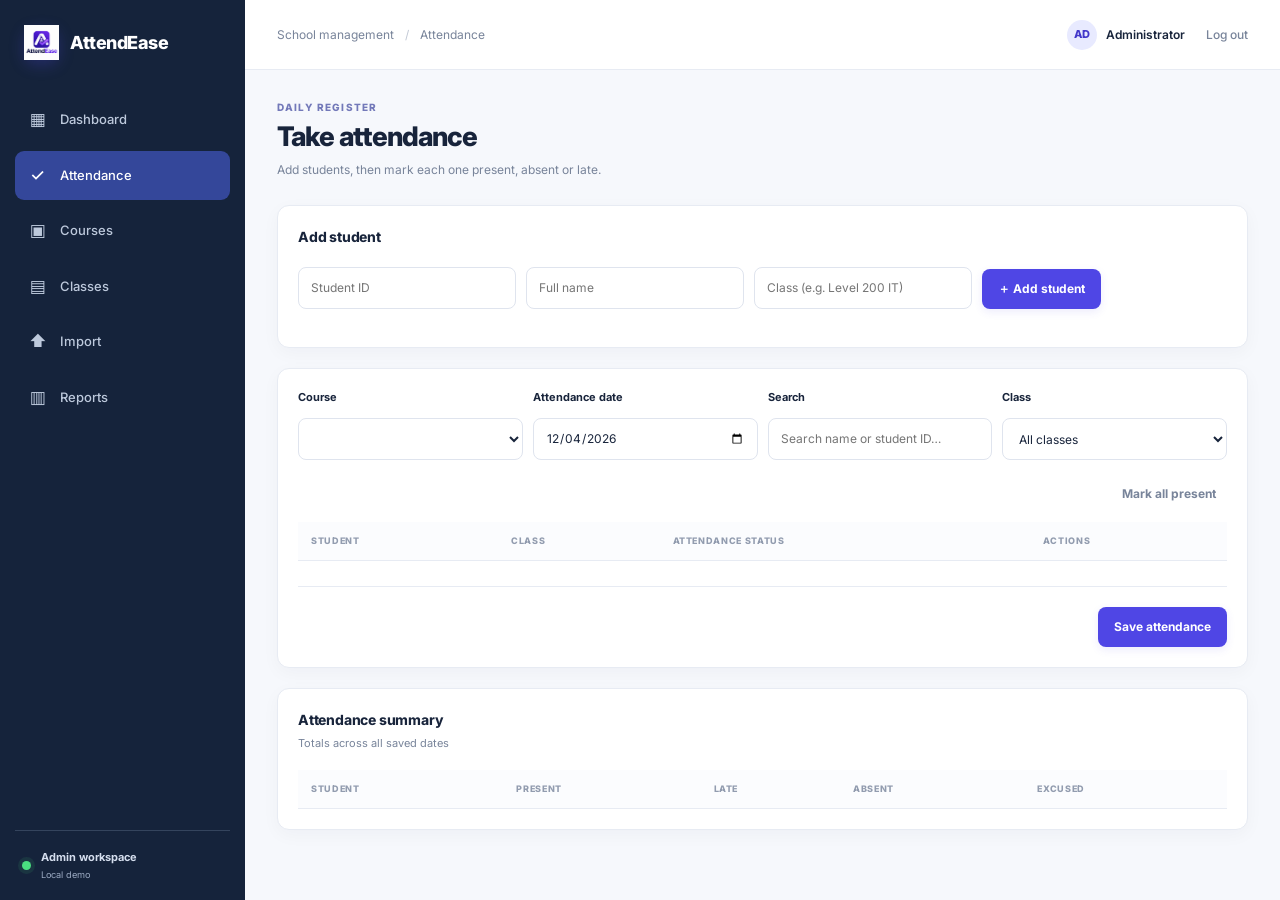
<file: index.html>
<!DOCTYPE html>
<html lang="en">
<head>
    <meta charset="UTF-8">
    <meta name="viewport" content="width=device-width, initial-scale=1.0">
    <title>Attendance · AttendEase</title>
    <link rel="stylesheet" href="css/style.css">
</head>
<body data-page="attendance" data-title="Attendance">
<div class="app-shell">
    <main class="main-area">
        <div class="content">
            <div class="page-heading">
                <div>
                    <p class="eyebrow">DAILY REGISTER</p>
                    <h1>Take attendance</h1>
                    <p class="muted">Add students, then mark each one present, absent or late.</p>
                </div>
            </div>

            <section class="panel stack">
                <h2 class="section-title">Add student</h2>
                <form id="student-form" class="filters">
                    <input class="input" type="text" id="student-number" placeholder="Student ID" required>
                    <input class="input" type="text" id="full-name" placeholder="Full name" required>
                   <input class="input" type="text" id="class-name" list="class-suggestions" placeholder="Class (e.g. Level 200 IT)">
<datalist id="class-suggestions"></datalist>
   
                    <button class="btn btn-primary" type="submit">＋ Add student</button>
                </form>
            </section>

            <section class="panel stack">
                <div class="filters">
                    <div class="filter-field">
    <label for="course-filter">Course</label>
    <select class="input" id="course-filter"></select>
</div>
                    <div class="filter-field">
                        <label for="date">Attendance date</label>
                        <input class="input" type="date" id="date">
                    </div>
                    <div class="filter-field">
                        <label for="search">Search</label>
                        <input class="input" type="text" id="search" placeholder="Search name or student ID…">
                    </div>
                    <div class="filter-field">
    <label for="class-filter">Class</label>
    <select class="input" id="class-filter">
        <option value="0">All classes</option>
    </select>
</div>
                </div>

                <div class="attendance-toolbar">
                    <span class="muted" id="count"></span>
                    <button class="btn btn-ghost btn-small" id="mark-all" type="button">Mark all present</button>
                </div>

                <div class="table-wrap">
                    <table>
                        <thead>
                           <tr><th>STUDENT</th><th>CLASS</th><th>ATTENDANCE STATUS</th><th>ACTIONS</th></tr>
                        <tbody id="attendance-body"></tbody>
                    </table>
                </div>

                <div class="form-actions">
                    <span id="message"></span>
                    <button class="btn btn-primary" id="save-btn" type="button">Save attendance</button>
                </div>
            </section>

            <section class="panel">
                <div class="panel-heading">
                    <div>
                        <h2>Attendance summary</h2>
                        <p class="muted">Totals across all saved dates</p>
                    </div>
                </div>
                <div class="table-wrap">
                    <table>
                        <thead>
                            <tr><th>STUDENT</th><th>PRESENT</th><th>LATE</th><th>ABSENT</th><th>EXCUSED</th></tr>
                        </thead>
                        <tbody id="summary-body"></tbody>
                    </table>
                </div>
            </section>
        </div>
    </main>
</div>

<script src="js/layout.js"></script>
<script src="js/app.js"></script>
</body>
</html>
</file>
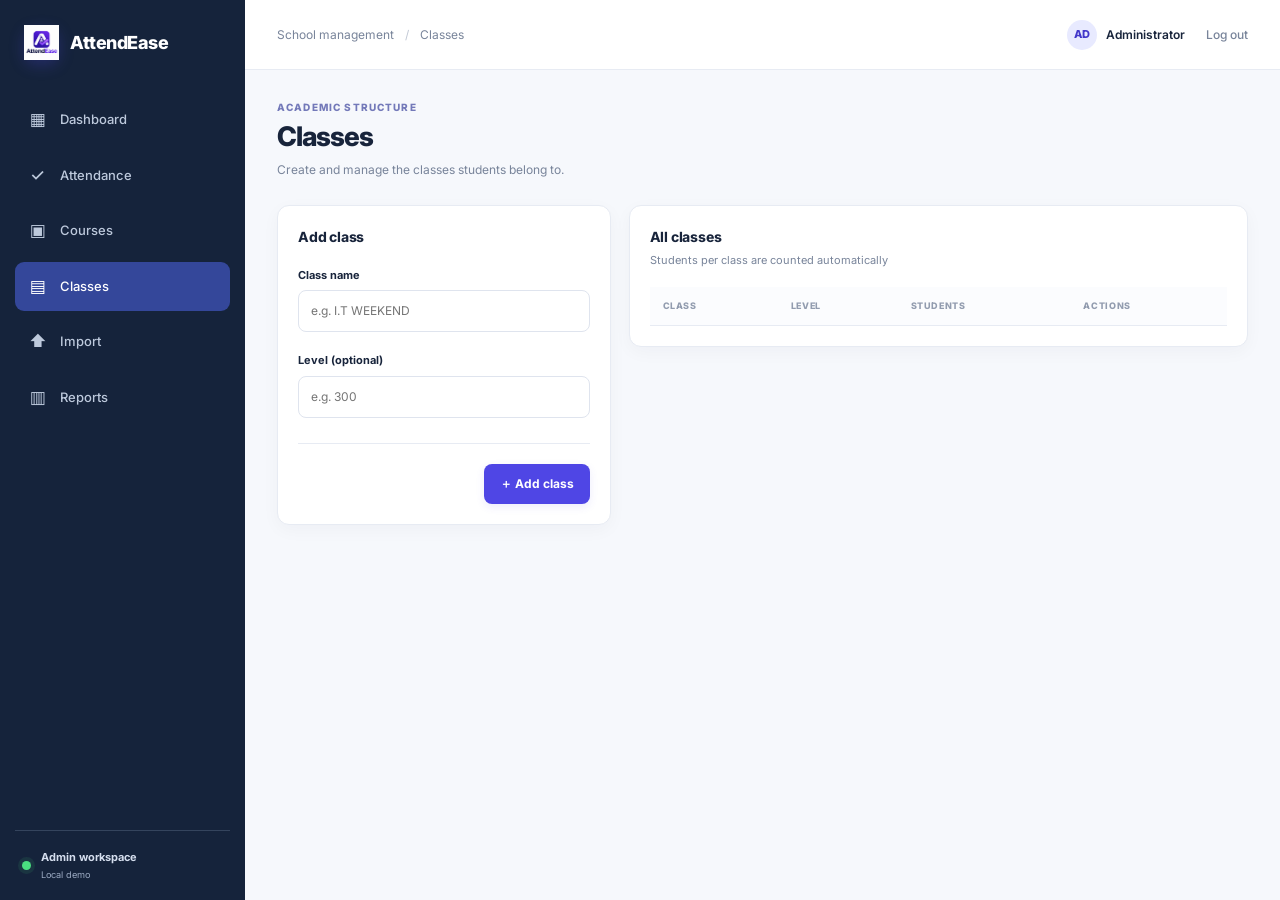
<file: classes.html>
<!DOCTYPE html>
<html lang="en">
<head>
    <meta charset="UTF-8">
    <meta name="viewport" content="width=device-width, initial-scale=1.0">
    <title>Classes · AttendEase</title>
    <link rel="stylesheet" href="css/style.css">
</head>
<body data-page="classes" data-title="Classes">
<div class="app-shell">
    <main class="main-area">
        <div class="content">
            <div class="page-heading">
                <div>
                    <p class="eyebrow">ACADEMIC STRUCTURE</p>
                    <h1>Classes</h1>
                    <p class="muted">Create and manage the classes students belong to.</p>
                </div>
            </div>

            <div id="message" hidden></div>

            <div class="two-column">
                <section class="panel form-panel">
                    <h2 class="section-title">Add class</h2>
                    <form id="class-form">
                        <div class="stack">
                            <label for="class-name">Class name</label>
                            <input class="input" id="class-name" required placeholder="e.g. I.T WEEKEND">
                        </div>
                        <div class="stack">
                            <label for="level">Level (optional)</label>
                            <input class="input" id="level" placeholder="e.g. 300">
                        </div>
                        <div class="form-actions">
                            <button class="btn btn-primary" type="submit">＋ Add class</button>
                        </div>
                    </form>
                </section>

                <section class="panel">
                    <div class="panel-heading">
                        <div>
                            <h2>All classes</h2>
                            <p class="muted">Students per class are counted automatically</p>
                        </div>
                    </div>
                    <div class="table-wrap">
                        <table>
                            <thead>
                                <tr><th>CLASS</th><th>LEVEL</th><th>STUDENTS</th><th>ACTIONS</th></tr>
                            </thead>
                            <tbody id="class-body"></tbody>
                        </table>
                    </div>
                </section>
            </div>
        </div>
    </main>
</div>

<script src="js/layout.js"></script>
<script src="js/classes.js"></script>
</body>
</html>
</file>
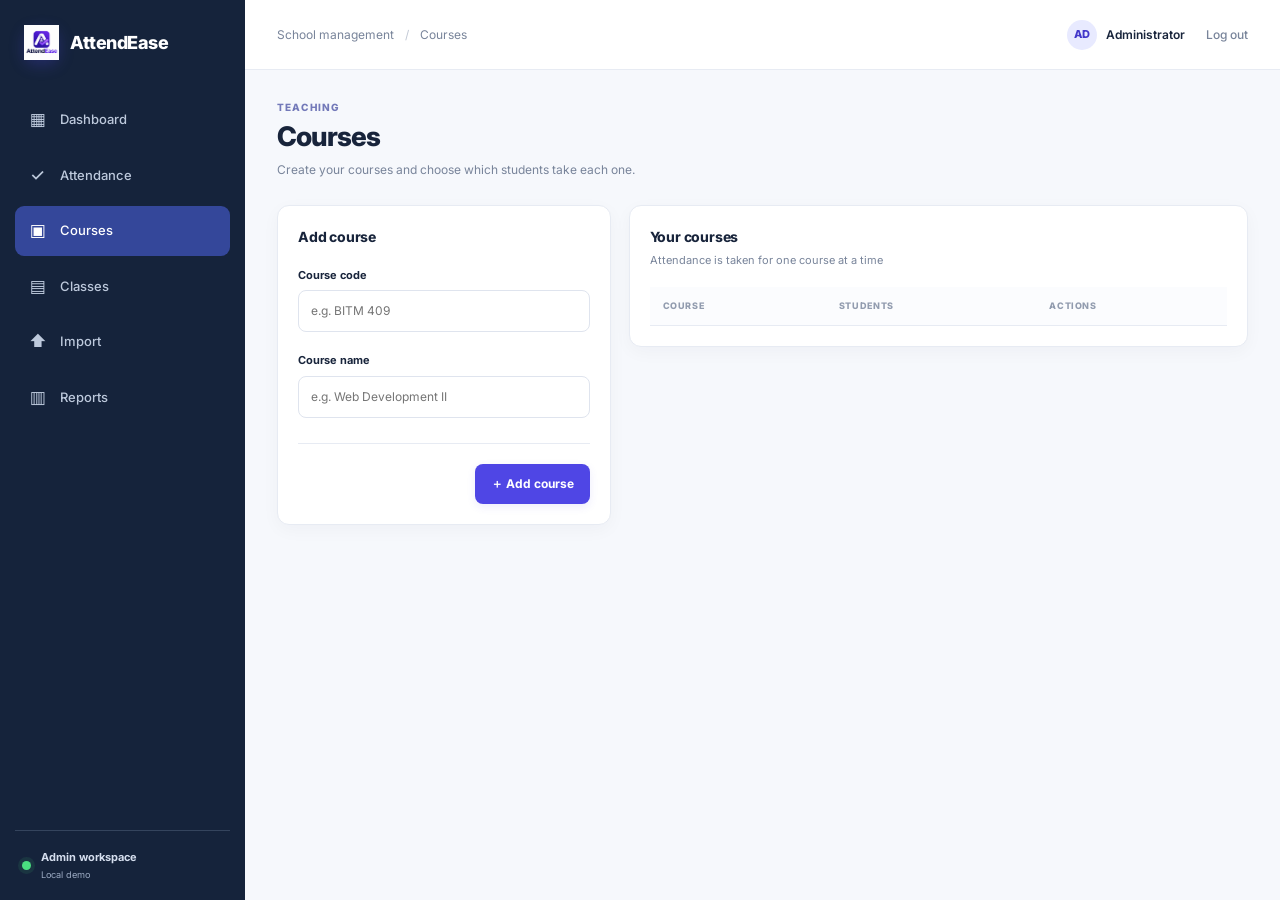
<file: courses.html>
<!DOCTYPE html>
<html lang="en">
<head>
    <meta charset="UTF-8">
    <meta name="viewport" content="width=device-width, initial-scale=1.0">
    <title>Courses · AttendEase</title>
    <link rel="stylesheet" href="css/style.css">
</head>
<body data-page="courses" data-title="Courses">
<div class="app-shell">
    <main class="main-area">
        <div class="content">
            <div class="page-heading">
                <div>
                    <p class="eyebrow">TEACHING</p>
                    <h1>Courses</h1>
                    <p class="muted">Create your courses and choose which students take each one.</p>
                </div>
            </div>

            <div id="message" hidden></div>

            <div class="two-column">
                <section class="panel form-panel">
                    <h2 class="section-title">Add course</h2>
                    <form id="course-form">
                        <div class="stack">
                            <label for="course-code">Course code</label>
                            <input class="input" id="course-code" required placeholder="e.g. BITM 409">
                        </div>
                        <div class="stack">
                            <label for="course-name">Course name</label>
                            <input class="input" id="course-name" required placeholder="e.g. Web Development II">
                        </div>
                        <div class="form-actions">
                            <button class="btn btn-primary" type="submit">＋ Add course</button>
                        </div>
                    </form>
                </section>

                <section class="panel">
                    <div class="panel-heading">
                        <div>
                            <h2>Your courses</h2>
                            <p class="muted">Attendance is taken for one course at a time</p>
                        </div>
                    </div>
                    <div class="table-wrap">
                        <table>
                            <thead>
                                <tr><th>COURSE</th><th>STUDENTS</th><th>ACTIONS</th></tr>
                            </thead>
                            <tbody id="course-body"></tbody>
                        </table>
                    </div>
                </section>
            </div>
        </div>
    </main>
</div>

<script src="js/layout.js"></script>
<script src="js/courses.js"></script>
</body>
</html>
</file>
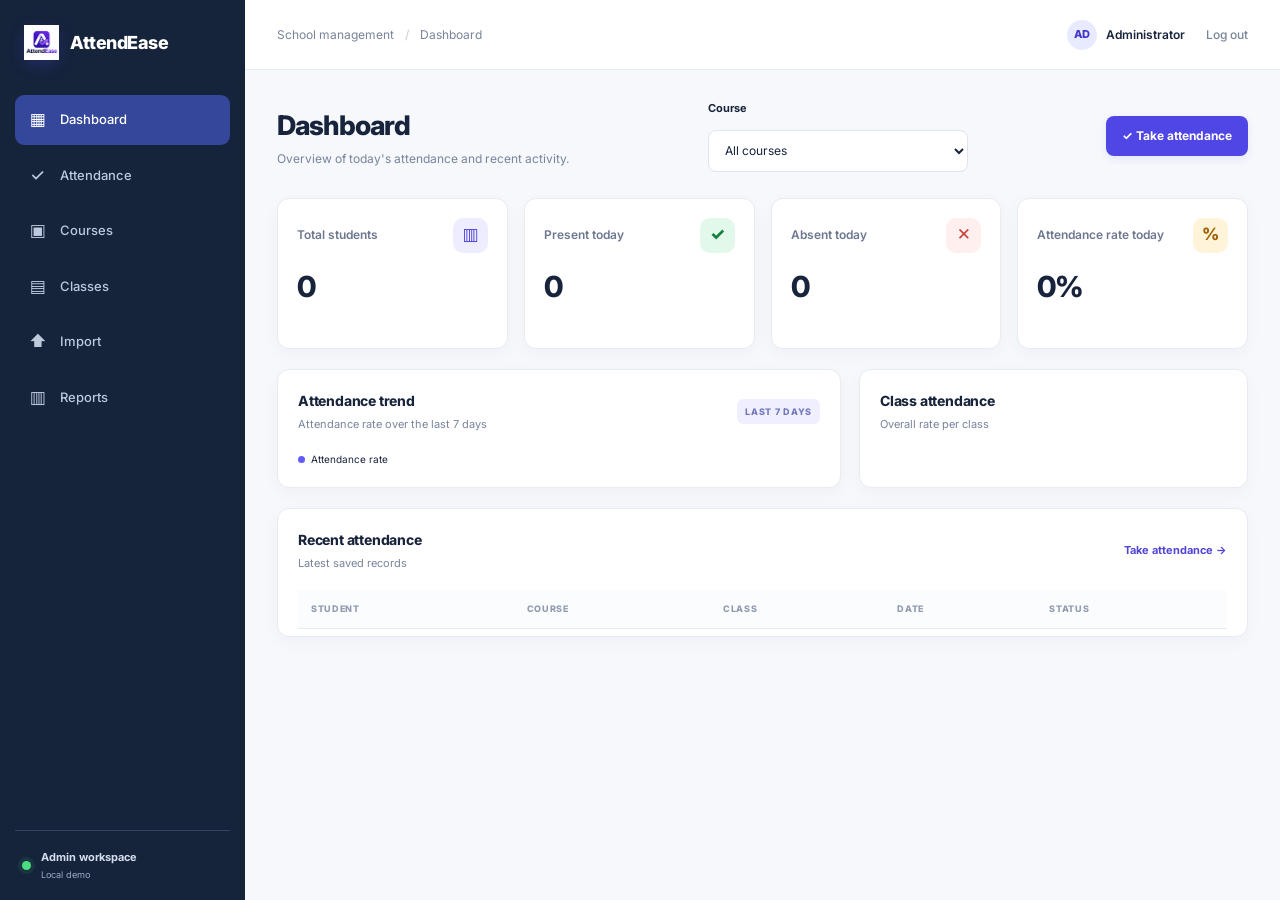
<file: dashboard.html>
<!DOCTYPE html>
<html lang="en">
<head>
    <meta charset="UTF-8">
    <meta name="viewport" content="width=device-width, initial-scale=1.0">
    <title>Dashboard · AttendEase</title>
    <link rel="stylesheet" href="css/style.css">
</head>
<body data-page="dashboard" data-title="Dashboard">
<div class="app-shell">
    <main class="main-area">
        <div class="content">
            <div class="page-heading">
                <div>
                    <p class="eyebrow" id="today-label"></p>
                    <h1>Dashboard</h1>
                    <p class="muted">Overview of today's attendance and recent activity.</p>
                </div>
                <div class="filter-field" style="max-width:260px">
    <label for="course-filter">Course</label>
    <select class="input" id="course-filter"><option value="0">All courses</option></select>
</div>
                <a class="btn btn-primary" href="index.html">✓ Take attendance</a>
            </div>

            <div class="stats-grid">
                <div class="stat-card">
                    <div class="stat-top"><span>Total students</span><span class="stat-icon indigo">▥</span></div>
                    <div class="stat-number" id="stat-total">0</div>
                    <div class="stat-foot" id="stat-classes">&nbsp;</div>
                </div>
                <div class="stat-card">
                    <div class="stat-top"><span>Present today</span><span class="stat-icon green">✓</span></div>
                    <div class="stat-number" id="stat-present">0</div>
                    <div class="stat-foot" id="stat-present-foot">&nbsp;</div>
                </div>
                <div class="stat-card">
                    <div class="stat-top"><span>Absent today</span><span class="stat-icon red">✕</span></div>
                    <div class="stat-number" id="stat-absent">0</div>
                    <div class="stat-foot" id="stat-absent-foot">&nbsp;</div>
                </div>
                <div class="stat-card">
                    <div class="stat-top"><span>Attendance rate today</span><span class="stat-icon amber">%</span></div>
                    <div class="stat-number" id="stat-rate">0%</div>
                    <div class="stat-foot" id="stat-rate-foot">&nbsp;</div>
                </div>
            </div>

            <div class="dashboard-grid">
                <section class="panel">
                    <div class="panel-heading">
                        <div>
                            <h2>Attendance trend</h2>
                            <p class="muted">Attendance rate over the last 7 days</p>
                        </div>
                        <span class="mini-label">LAST 7 DAYS</span>
                    </div>
                    <div class="chart-wrap" id="chart"></div>
                    <div class="chart-legend"><span><span class="legend-dot"></span>Attendance rate</span></div>
                </section>

                <section class="panel">
                    <div class="panel-heading">
                        <div>
                            <h2>Class attendance</h2>
                            <p class="muted">Overall rate per class</p>
                        </div>
                    </div>
                    <div id="class-list"></div>
                </section>
            </div>

            <section class="panel recent-panel">
                <div class="panel-heading">
                    <div>
                        <h2>Recent attendance</h2>
                        <p class="muted">Latest saved records</p>
                    </div>
                    <a class="text-link" href="index.html">Take attendance →</a>
                </div>
                <div class="table-wrap">
                    <table>
                        <thead>
                           <tr><th>STUDENT</th><th>COURSE</th><th>CLASS</th><th>DATE</th><th>STATUS</th></tr>
                        </thead>
                        <tbody id="recent-body"></tbody>
                    </table>
                </div>
            </section>
        </div>
    </main>
</div>

<script src="js/layout.js"></script>
<script src="js/dashboard.js"></script>
</body>
</html>
</file>
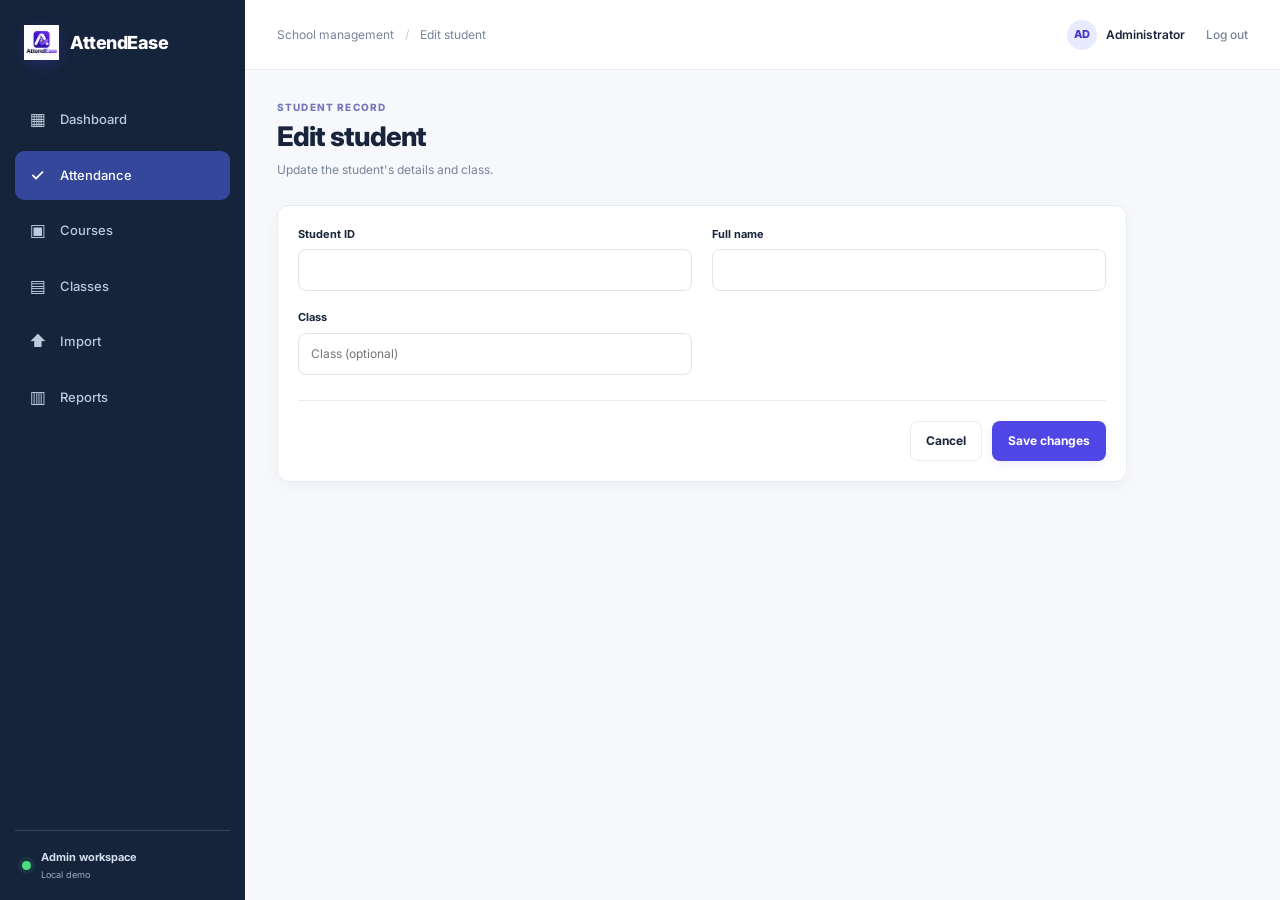
<file: edit.html>
<!DOCTYPE html>
<html lang="en">
<head>
    <meta charset="UTF-8">
    <meta name="viewport" content="width=device-width, initial-scale=1.0">
    <title>Edit student · AttendEase</title>
    <link rel="stylesheet" href="css/style.css">
</head>
<body data-page="attendance" data-title="Edit student">
<div class="app-shell">
    <main class="main-area">
        <div class="content">
            <div class="page-heading">
                <div>
                    <p class="eyebrow">STUDENT RECORD</p>
                    <h1>Edit student</h1>
                    <p class="muted">Update the student's details and class.</p>
                </div>
            </div>

            <div id="message" hidden></div>

            <section class="panel form-panel">
                <form id="edit-form">
                    <div class="form-grid">
                        <div>
                            <label for="student-number">Student ID</label>
                            <input class="input" id="student-number" required>
                        </div>
                        <div>
                            <label for="full-name">Full name</label>
                            <input class="input" id="full-name" required>
                        </div>
                       <div>
    <label for="class-name">Class</label>
    <input class="input" id="class-name" list="class-suggestions" placeholder="Class (optional)">
    <datalist id="class-suggestions"></datalist>
</div>
                    </div>
                    <div class="form-actions">
                        <a class="btn btn-secondary" href="index.html">Cancel</a>
                        <button class="btn btn-primary" type="submit">Save changes</button>
                    </div>
                </form>
            </section>
        </div>
    </main>
</div>

<script src="js/layout.js"></script>
<script src="js/edit.js"></script>
</body>
</html>
</file>
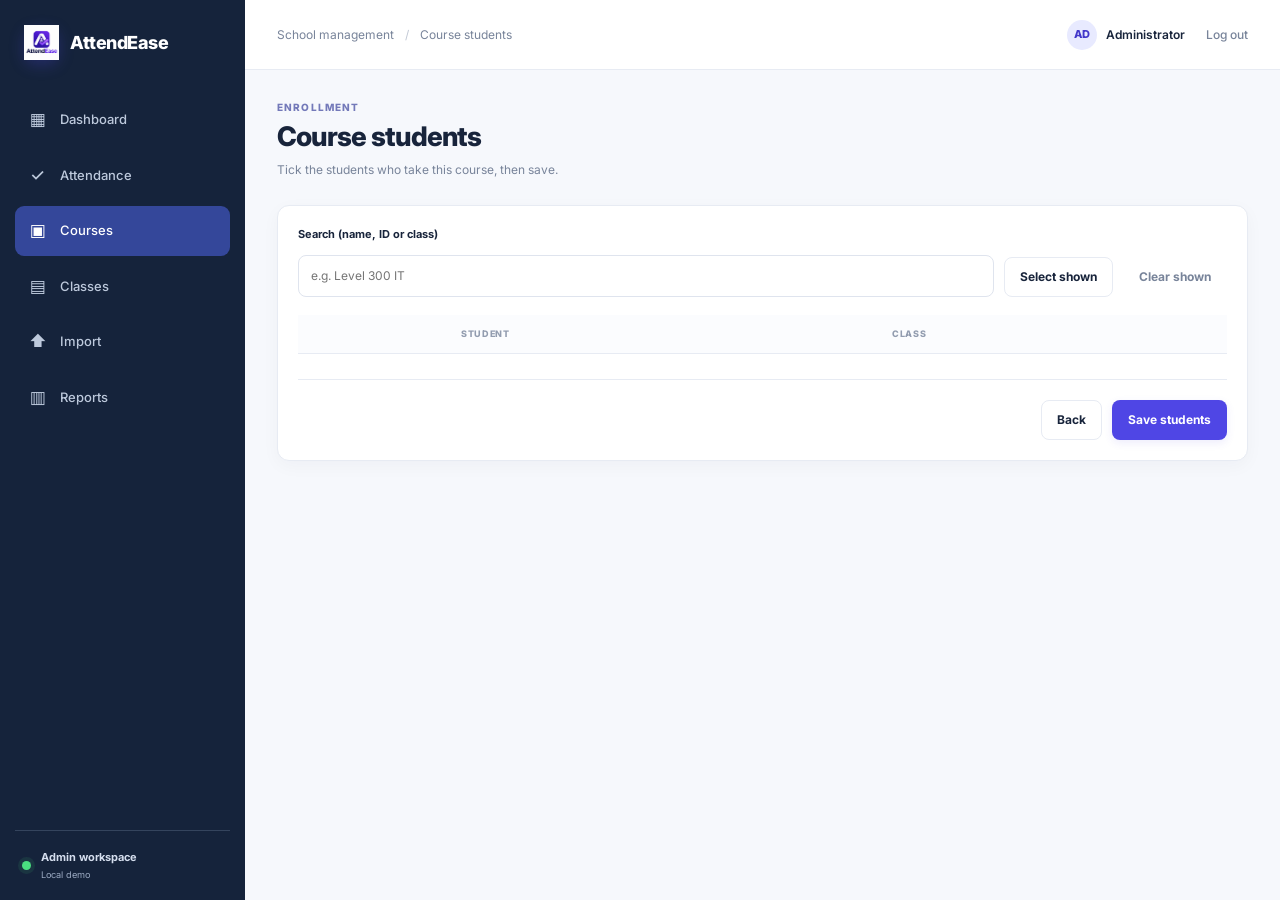
<file: enroll.html>
<!DOCTYPE html>
<html lang="en">
<head>
    <meta charset="UTF-8">
    <meta name="viewport" content="width=device-width, initial-scale=1.0">
    <title>Course students · AttendEase</title>
    <link rel="stylesheet" href="css/style.css">
</head>
<body data-page="courses" data-title="Course students">
<div class="app-shell">
    <main class="main-area">
        <div class="content">
            <div class="page-heading">
                <div>
                    <p class="eyebrow">ENROLLMENT</p>
                    <h1 id="course-title">Course students</h1>
                    <p class="muted">Tick the students who take this course, then save.</p>
                </div>
            </div>

            <div id="message" hidden></div>

            <section class="panel">
                <div class="filters">
                    <div class="filter-field">
                        <label for="search">Search (name, ID or class)</label>
                        <input class="input" id="search" placeholder="e.g. Level 300 IT">
                    </div>
                    <button class="btn btn-secondary" type="button" id="select-shown">Select shown</button>
                    <button class="btn btn-ghost" type="button" id="clear-shown">Clear shown</button>
                </div>

                <p class="muted" id="count"></p>

                <div class="table-wrap">
                    <table>
                        <thead>
                            <tr><th></th><th>STUDENT</th><th>CLASS</th></tr>
                        </thead>
                        <tbody id="enroll-body"></tbody>
                    </table>
                </div>

                <div class="form-actions">
                    <a class="btn btn-secondary" href="courses.html">Back</a>
                    <button class="btn btn-primary" id="save-btn" type="button">Save students</button>
                </div>
            </section>
        </div>
    </main>
</div>

<script src="js/layout.js"></script>
<script src="js/enroll.js"></script>
</body>
</html>
</file>
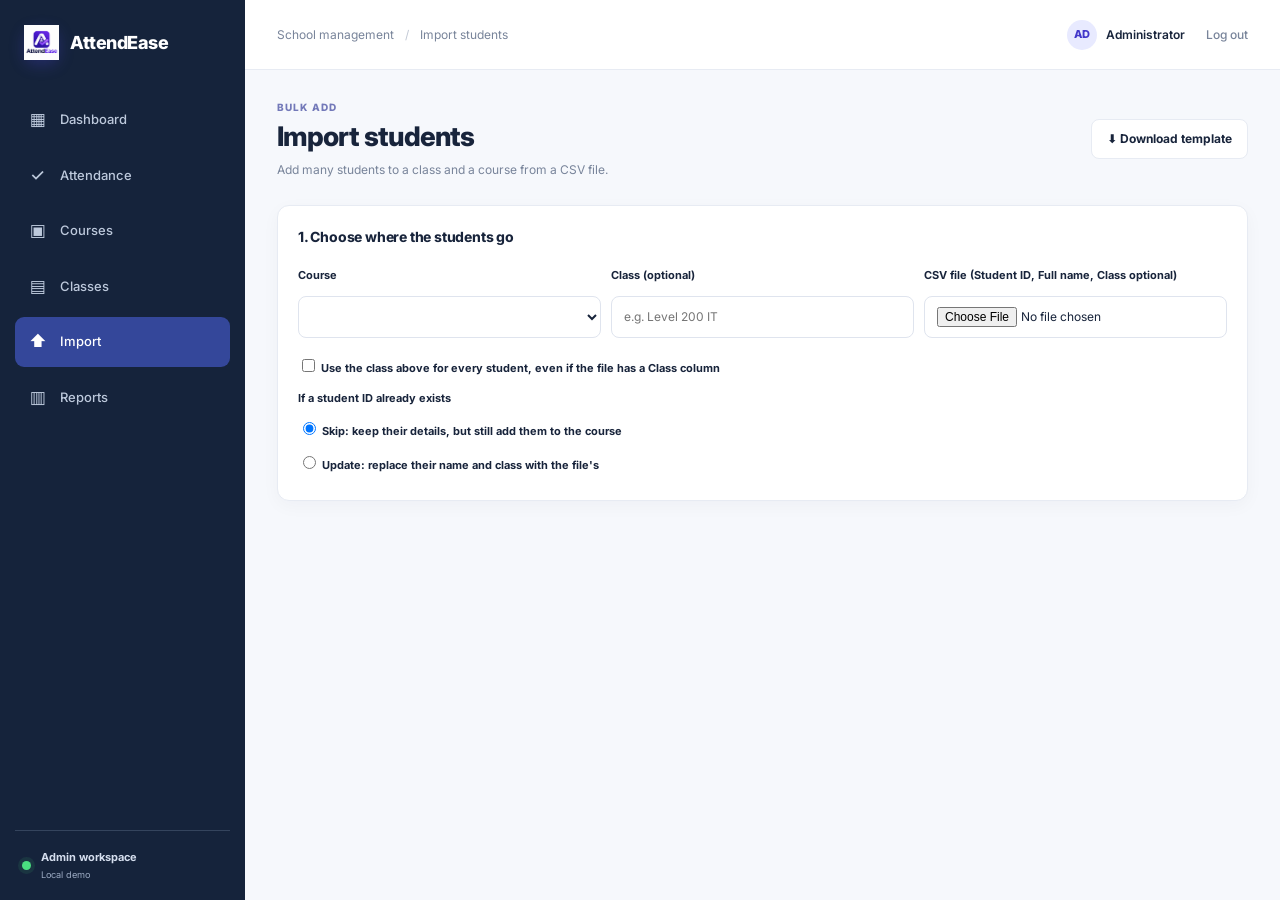
<file: import.html>
<!DOCTYPE html>
<html lang="en">
<head>
    <meta charset="UTF-8">
    <meta name="viewport" content="width=device-width, initial-scale=1.0">
    <title>Import students · AttendEase</title>
    <link rel="stylesheet" href="css/style.css">
</head>
<body data-page="import" data-title="Import students">
<div class="app-shell">
    <main class="main-area">
        <div class="content">
            <div class="page-heading">
                <div>
                    <p class="eyebrow">BULK ADD</p>
                    <h1>Import students</h1>
                    <p class="muted">Add many students to a class and a course from a CSV file.</p>
                </div>
                <button class="btn btn-secondary" id="template-btn" type="button">⬇ Download template</button>
            </div>

            <div id="message" hidden></div>

            <section class="panel stack">
                <h2 class="section-title">1. Choose where the students go</h2>
                <div class="filters">
                    <div class="filter-field">
                        <label for="course">Course</label>
                        <select class="input" id="course"></select>
                    </div>
                    <div class="filter-field">
                        <label for="class-name">Class (optional)</label>
                        <input class="input" id="class-name" list="class-suggestions" placeholder="e.g. Level 200 IT">
                        <datalist id="class-suggestions"></datalist>
                    </div>
                    <div class="filter-field">
                        <label for="csv-file">CSV file (Student ID, Full name, Class optional)</label>
                        <input class="input" type="file" id="csv-file" accept=".csv,text/csv">
                    </div>
                </div>

                <div class="filter-field">
                    <label><input type="checkbox" id="class-override"> Use the class above for every student, even if the file has a Class column</label>
                    <label>If a student ID already exists</label>
                    <label><input type="radio" name="mode" value="skip" checked> Skip: keep their details, but still add them to the course</label>
                    <label><input type="radio" name="mode" value="update"> Update: replace their name and class with the file's</label>
                </div>
            </section>

            <section class="panel" id="preview-card" hidden>
                <div class="panel-heading">
                    <div>
                        <h2>2. Check the preview</h2>
                        <p class="muted" id="summary"></p>
                    </div>
                    <button class="btn btn-primary" id="import-btn" type="button">Import</button>
                </div>
                <div class="table-wrap">
                    <table>
                        <thead>
                            <tr><th>ROW</th><th>STUDENT ID</th><th>FULL NAME</th><th>CLASS</th><th>STATUS</th></tr>
                        </thead>
                        <tbody id="preview-body"></tbody>
                    </table>
                </div>
            </section>
        </div>
    </main>
</div>

<script src="js/layout.js"></script>
<script src="js/import.js"></script>
</body>
</html>
</file>
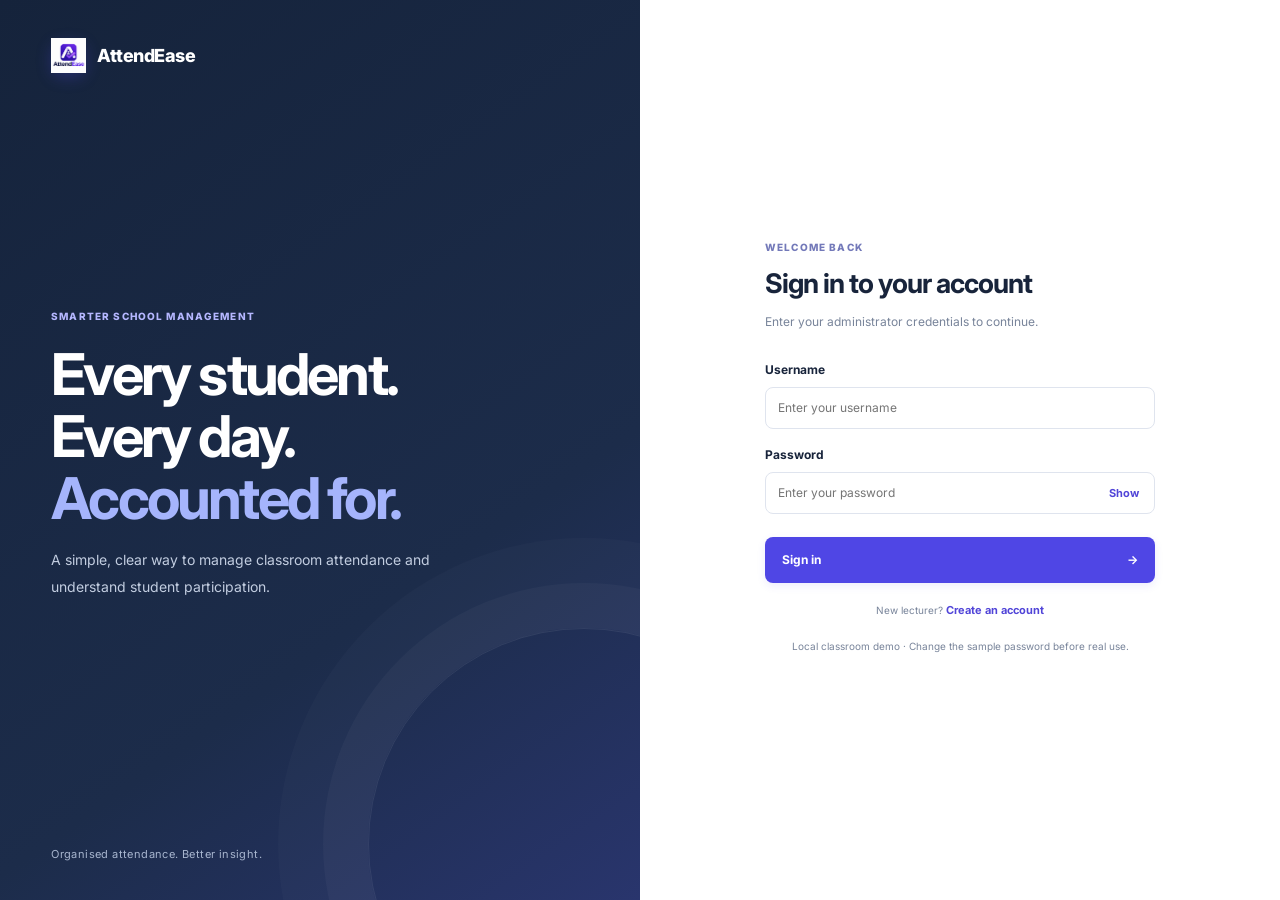
<file: login.html>
<!DOCTYPE html>
<html lang="en">
<head>
    <meta charset="UTF-8">
    <meta name="viewport" content="width=device-width, initial-scale=1.0">
    <title>Sign in · AttendEase</title>
    <link rel="stylesheet" href="css/style.css">
</head>
<body class="login-body">
<div class="login-layout">
    <section class="login-intro">
        <a class="brand brand-light" href="login.html"><span class="brand-mark"><img src="images/logo.png" alt="AttendEase Logo"></span><span>AttendEase</span></a>
        <div class="intro-copy">
            <span class="eyebrow">SMARTER SCHOOL MANAGEMENT</span>
            <h1>Every student.<br>Every day.<br><em>Accounted for.</em></h1>
            <p>A simple, clear way to manage classroom attendance and understand student participation.</p>
        </div>
        <div class="intro-bottom">Organised attendance. Better insight.</div>
    </section>

    <section class="login-panel">
        <form class="login-form" id="login-form">
            <span class="eyebrow">WELCOME BACK</span>
            <h2>Sign in to your account</h2>
            <p class="muted">Enter your administrator credentials to continue.</p>

            <div class="alert alert-error" id="login-error" hidden></div>

            <label for="username">Username</label>
            <input class="input" id="username" autocomplete="username" required placeholder="Enter your username">

            <label for="password">Password</label>
            <div class="password-wrap">
                <input class="input" id="password" type="password" autocomplete="current-password" required placeholder="Enter your password">
                <button type="button" class="show-password" id="show-password">Show</button>
            </div>

            <button class="btn btn-primary btn-full" type="submit">Sign in <span>→</span></button>
            <p class="login-note">New lecturer? <a class="text-link" href="register.html">Create an account</a></p>
            <p class="login-note">Local classroom demo · Change the sample password before real use.</p>
        </form>
    </section>
</div>

<script>
    const errorBox = document.getElementById('login-error');
    const passwordInput = document.getElementById('password');
    const showBtn = document.getElementById('show-password');

    showBtn.addEventListener('click', () => {
        const hidden = passwordInput.type === 'password';
        passwordInput.type = hidden ? 'text' : 'password';
        showBtn.textContent = hidden ? 'Hide' : 'Show';
    });

    document.getElementById('login-form').addEventListener('submit', async (e) => {
        e.preventDefault();
        errorBox.hidden = true;

        const res = await fetch('php/login.php', {
            method: 'POST',
            headers: { 'Content-Type': 'application/json' },
            body: JSON.stringify({
                username: document.getElementById('username').value,
                password: passwordInput.value
            })
        });
        const data = await res.json();

        if (res.ok) {
            window.location.href = 'index.html';
        } else {
            errorBox.textContent = data.error;
            errorBox.hidden = false;
        }
    });
</script>
</body>
</html>
</file>
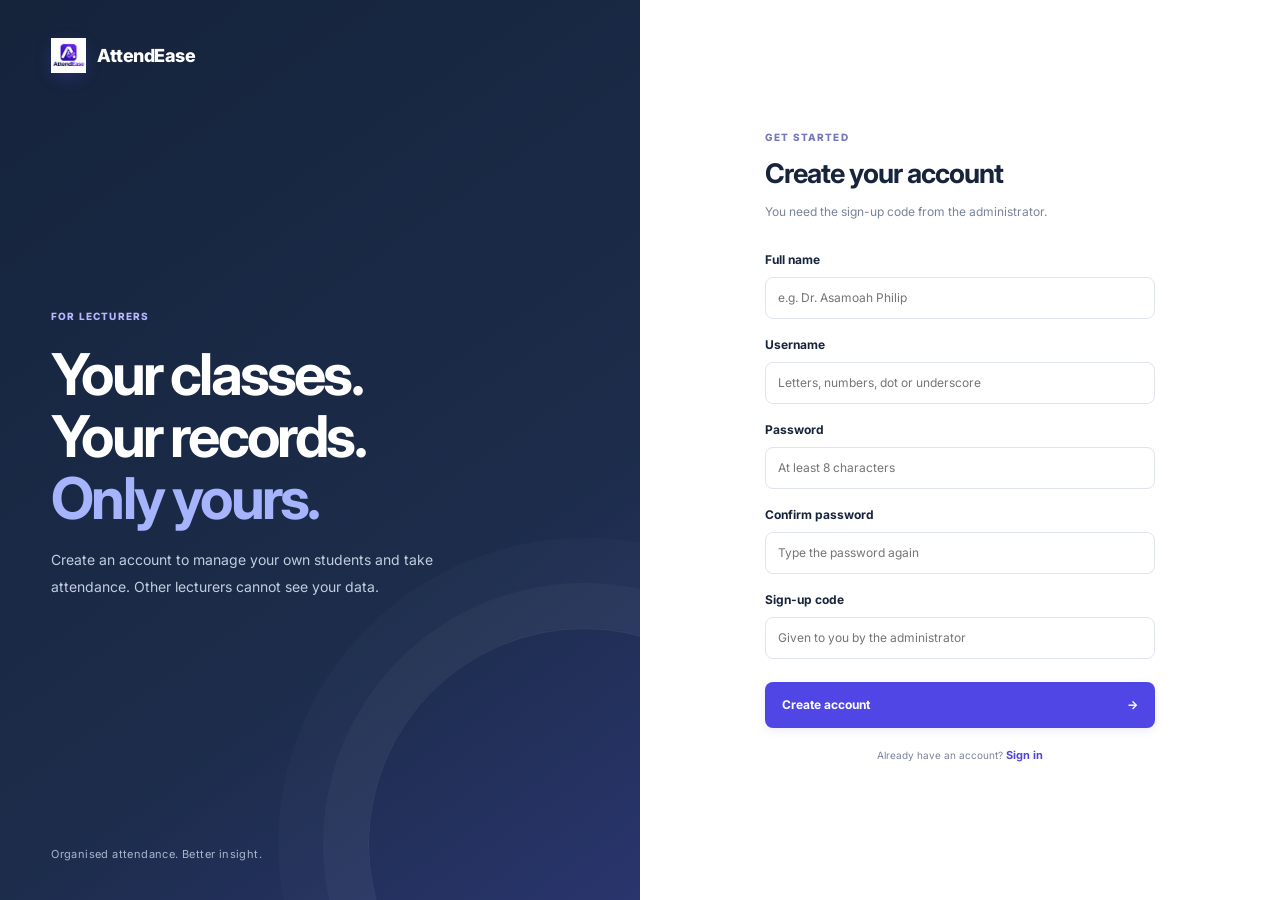
<file: register.html>
<!DOCTYPE html>
<html lang="en">
<head>
    <meta charset="UTF-8">
    <meta name="viewport" content="width=device-width, initial-scale=1.0">
    <title>Create account · AttendEase</title>
    <link rel="stylesheet" href="css/style.css">
</head>
<body class="login-body">
<div class="login-layout">
    <section class="login-intro">
        <a class="brand brand-light" href="login.html"><span class="brand-mark"><img src="images/logo.png" alt="AttendEase Logo"></span><span>AttendEase</span></a>
        <div class="intro-copy">
            <span class="eyebrow">FOR LECTURERS</span>
            <h1>Your classes.<br>Your records.<br><em>Only yours.</em></h1>
            <p>Create an account to manage your own students and take attendance. Other lecturers cannot see your data.</p>
        </div>
        <div class="intro-bottom">Organised attendance. Better insight.</div>
    </section>

    <section class="login-panel">
        <form class="login-form" id="register-form">
            <span class="eyebrow">GET STARTED</span>
            <h2>Create your account</h2>
            <p class="muted">You need the sign-up code from the administrator.</p>

            <div class="alert alert-error" id="register-error" hidden></div>

            <label for="full-name">Full name</label>
            <input class="input" id="full-name" autocomplete="name" required placeholder="e.g. Dr. Asamoah Philip">

            <label for="username">Username</label>
            <input class="input" id="username" autocomplete="username" required placeholder="Letters, numbers, dot or underscore">

            <label for="password">Password</label>
            <input class="input" id="password" type="password" autocomplete="new-password" required minlength="8" placeholder="At least 8 characters">

            <label for="confirm">Confirm password</label>
            <input class="input" id="confirm" type="password" autocomplete="new-password" required placeholder="Type the password again">

            <label for="code">Sign-up code</label>
            <input class="input" id="code" required placeholder="Given to you by the administrator">

            <button class="btn btn-primary btn-full" type="submit">Create account <span>→</span></button>
            <p class="login-note">Already have an account? <a class="text-link" href="login.html">Sign in</a></p>
        </form>
    </section>
</div>

<script>
    const errorBox = document.getElementById('register-error');

    function showError(text) {
        errorBox.textContent = text;
        errorBox.hidden = false;
    }

    document.getElementById('register-form').addEventListener('submit', async (e) => {
        e.preventDefault();
        errorBox.hidden = true;

        const password = document.getElementById('password').value;
        if (password !== document.getElementById('confirm').value) {
            showError('The two passwords do not match.');
            return;
        }

        try {
            const res = await fetch('php/register.php', {
                method: 'POST',
                headers: { 'Content-Type': 'application/json' },
                body: JSON.stringify({
                    full_name: document.getElementById('full-name').value,
                    username: document.getElementById('username').value,
                    password: password,
                    signup_code: document.getElementById('code').value
                })
            });
            const data = await res.json();

            if (res.ok) {
                window.location.href = 'index.html';
            } else {
                showError(data.error);
            }
        } catch (err) {
            showError('Could not reach the server. Press Ctrl+F5 and try again.');
        }
    });
</script>
</body>
</html>
</file>
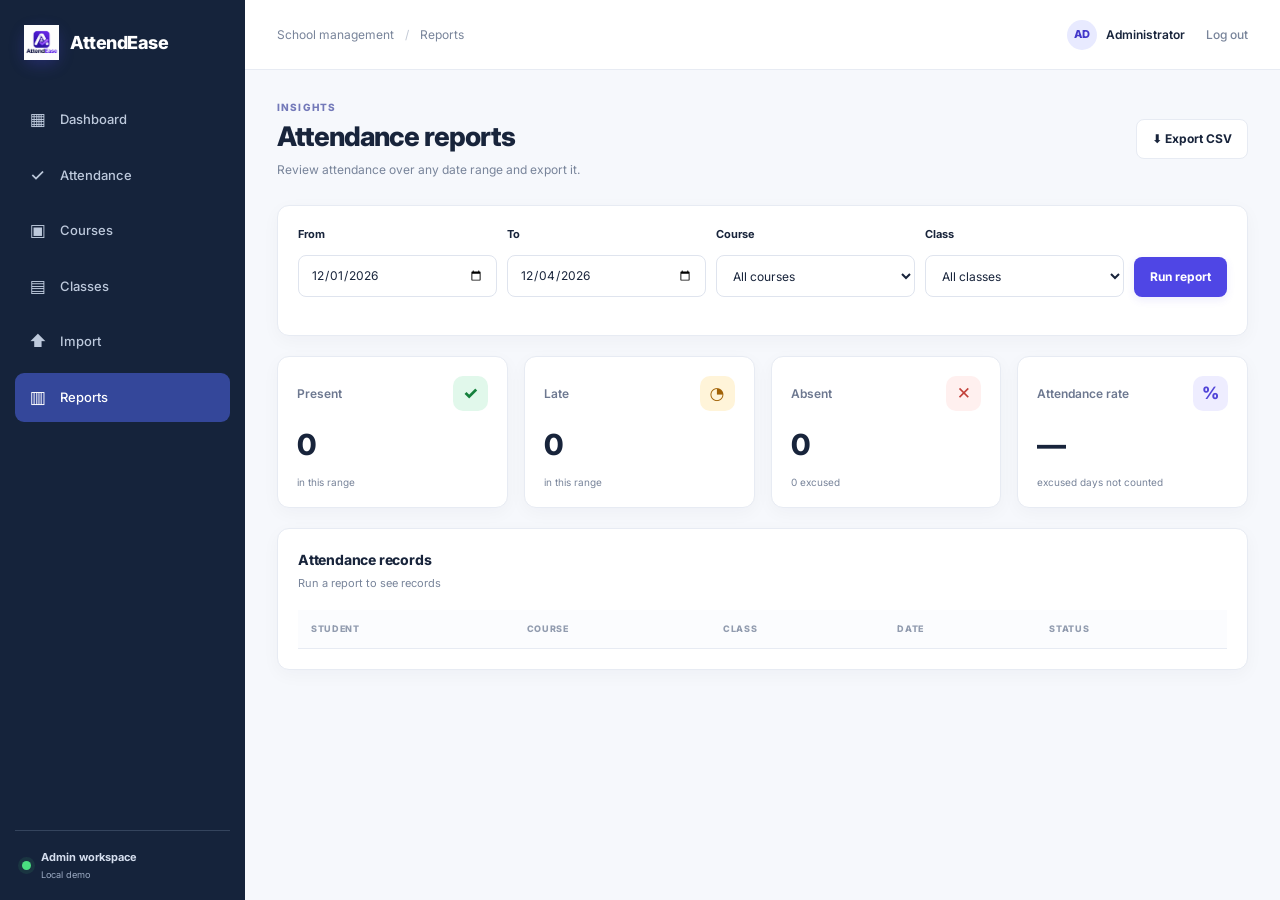
<file: reports.html>
<!DOCTYPE html>
<html lang="en">
<head>
    <meta charset="UTF-8">
    <meta name="viewport" content="width=device-width, initial-scale=1.0">
    <title>Reports · AttendEase</title>
    <link rel="stylesheet" href="css/style.css">
</head>
<body data-page="reports" data-title="Reports">
<div class="app-shell">
    <main class="main-area">
        <div class="content">
            <div class="page-heading">
                <div>
                    <p class="eyebrow">INSIGHTS</p>
                    <h1>Attendance reports</h1>
                    <p class="muted">Review attendance over any date range and export it.</p>
                </div>
                <button class="btn btn-secondary" id="export-btn" type="button">⬇ Export CSV</button>
            </div>

            <div id="message" hidden></div>

            <section class="panel stack">
                <form id="report-form" class="filters">
                    <div class="filter-field">
                        <label for="from">From</label>
                        <input class="input" type="date" id="from" required>
                    </div>
                    <div class="filter-field">
                        <label for="to">To</label>
                        <input class="input" type="date" id="to" required>
                    </div>
                    <div class="filter-field">
    <label for="course-filter">Course</label>
    <select class="input" id="course-filter"><option value="0">All courses</option></select>
</div>
                    <div class="filter-field">
                        <label for="class-filter">Class</label>
                        <select class="input" id="class-filter">
                            <option value="0">All classes</option>
                        </select>
                    </div>
                    <button class="btn btn-primary" type="submit">Run report</button>
                </form>
            </section>

            <div class="stats-grid stack">
                <div class="stat-card">
                    <div class="stat-top"><span>Present</span><span class="stat-icon green">✓</span></div>
                    <div class="stat-number" id="r-present">0</div>
                    <div class="stat-foot">in this range</div>
                </div>
                <div class="stat-card">
                    <div class="stat-top"><span>Late</span><span class="stat-icon amber">◔</span></div>
                    <div class="stat-number" id="r-late">0</div>
                    <div class="stat-foot">in this range</div>
                </div>
                <div class="stat-card">
                    <div class="stat-top"><span>Absent</span><span class="stat-icon red">✕</span></div>
                    <div class="stat-number" id="r-absent">0</div>
                    <div class="stat-foot" id="r-excused">0 excused</div>
                </div>
                <div class="stat-card">
                    <div class="stat-top"><span>Attendance rate</span><span class="stat-icon indigo">%</span></div>
                    <div class="stat-number" id="r-rate">—</div>
                    <div class="stat-foot">excused days not counted</div>
                </div>
            </div>

            <section class="panel">
                <div class="panel-heading">
                    <div>
                        <h2>Attendance records</h2>
                        <p class="muted" id="r-count">Run a report to see records</p>
                    </div>
                </div>
                <div class="table-wrap">
                    <table>
                        <thead>
                            <tr><th>STUDENT</th><th>COURSE</th><th>CLASS</th><th>DATE</th><th>STATUS</th></tr>
                        </thead>
                        <tbody id="report-body"></tbody>
                    </table>
                </div>
            </section>
        </div>
    </main>
</div>

<script src="js/layout.js"></script>
<script src="js/reports.js"></script>
</body>
</html>
</file>
<file: css/style.css>
@import url('https://fonts.googleapis.com/css2?family=Inter:wght@400;500;600;700;800&display=swap');
:root{--navy:#15233b;--navy-2:#20324f;--primary:#4f46e5;--primary-dark:#4338ca;--bg:#f6f8fc;--card:#fff;--text:#18243b;--muted:#78849a;--border:#e7ebf3;--green:#15803d;--red:#b91c1c;--amber:#a16207;--shadow:0 5px 18px rgba(24,36,59,.035)}
*{box-sizing:border-box}body{margin:0;background:var(--bg);color:var(--text);font:14px/1.5 Inter,system-ui,-apple-system,BlinkMacSystemFont,"Segoe UI",sans-serif}a{color:inherit;text-decoration:none}button,input,select{font:inherit}button,a,input,select{outline-offset:3px}button:focus-visible,a:focus-visible,input:focus-visible,select:focus-visible{outline:3px solid #a5b4fc}.app-shell{min-height:100vh;display:flex}.sidebar{background:var(--navy);color:#d5deee;width:245px;flex-shrink:0;display:flex;flex-direction:column;padding:25px 15px 18px;transition:transform .2s}.brand{display:flex;align-items:center;gap:11px;font-weight:800;font-size:18px;letter-spacing:-.5px;color:#fff;padding:0 9px 35px}.brand-mark{height:35px;width:35px;border-radius:11px;background:#625bf6;display:grid;place-items:center;font-size:19px;color:white;box-shadow:0 5px 15px #4f46e544}.nav-list{display:grid;gap:6px}.nav-link{display:flex;align-items:center;gap:13px;padding:12px 13px;border-radius:9px;font-size:13px;font-weight:500;color:#bdc9dc;transition:background .15s,color .15s}.brand-mark img {
    width: 100%;
    height: 100%;
    object-fit: contain;
    display: block;
}.nav-link>span:first-child{width:19px;text-align:center;font-size:17px}.nav-link:hover,.nav-link.active{background:#34479a;color:#fff}.sidebar-bottom{margin-top:auto;border-top:1px solid #34445d;padding:18px 7px 0;display:flex;align-items:center;gap:10px;font-size:11px}.sidebar-bottom strong,.sidebar-bottom small{display:block}.sidebar-bottom small{color:#9cabc3;margin-top:3px}.online-dot{width:9px;height:9px;border-radius:50%;background:#4ade80;box-shadow:0 0 0 4px #4ade8018}.main-area{min-width:0;flex:1;display:flex;flex-direction:column}.topbar{height:70px;display:flex;align-items:center;justify-content:space-between;padding:0 32px;background:#fff;border-bottom:1px solid var(--border);gap:15px}.breadcrumb{font-size:12px;color:var(--muted)}.breadcrumb span{padding:0 8px;color:#c2c9d5}.topbar-user{display:flex;align-items:center;gap:9px;font-size:12px;font-weight:600;white-space:nowrap}.logout-link{color:var(--muted);font-weight:500;margin-left:12px}.avatar{width:36px;height:36px;display:inline-grid;place-items:center;border-radius:50%;background:#e8eaff;color:#4338ca;font-size:11px;font-weight:800;flex-shrink:0}.avatar-small{width:30px;height:30px}.menu-toggle{display:none}.content{width:100%;max-width:1500px;margin:0 auto;padding:30px 32px;flex:1}.footer{display:flex;justify-content:space-between;gap:12px;padding:15px 32px;color:var(--muted);font-size:11px;border-top:1px solid var(--border);background:#fff}.page-heading{display:flex;justify-content:space-between;align-items:center;gap:20px;margin-bottom:26px}.page-heading h1{font-size:27px;line-height:1.25;letter-spacing:-1px;margin:4px 0 7px;font-weight:800}.muted{color:var(--muted);font-size:12px;margin:0}.eyebrow{font-size:10px;letter-spacing:1.15px;font-weight:800;color:#7379b9;margin:0 0 5px}.wave{font-size:22px}.btn{display:inline-flex;align-items:center;justify-content:center;gap:10px;min-height:40px;border:1px solid transparent;border-radius:8px;padding:10px 15px;font-size:12px;font-weight:700;cursor:pointer;white-space:nowrap;transition:background .15s,border .15s}.btn-primary{background:var(--primary);color:#fff;box-shadow:0 3px 8px #4f46e51a}.btn-primary:hover{background:var(--primary-dark)}.btn-primary:disabled{opacity:.5;cursor:not-allowed}.btn-secondary{background:#fff;color:var(--text);border-color:var(--border)}.btn-secondary:hover,.btn-ghost:hover{background:#f1f3f9}.btn-ghost{background:transparent;color:var(--muted)}.btn-small{min-height:32px;padding:6px 10px}.stats-grid{display:grid;grid-template-columns:repeat(4,minmax(0,1fr));gap:16px;margin-bottom:20px}.stat-card{background:var(--card);border:1px solid var(--border);border-radius:12px;padding:19px 19px 17px;box-shadow:var(--shadow);min-width:0}.stat-top{display:flex;align-items:center;justify-content:space-between;gap:8px;color:#6d7890;font-size:12px;font-weight:600}.stat-icon{width:35px;height:35px;border-radius:10px;display:grid;place-items:center;font-size:17px;font-weight:800}.indigo{background:#eeedff;color:#5145d8}.green{background:#e1f8eb;color:#15803d}.red{background:#fff0ef;color:#c2413a}.amber{background:#fff4d9;color:#a16207}.stat-number{font-size:29px;font-weight:800;letter-spacing:-1px;margin:12px 0 8px}.stat-foot{font-size:10px;color:var(--muted)}.badge{display:inline-flex;align-items:center;gap:4px;border-radius:20px;padding:5px 8px;font-size:10px;font-weight:700;white-space:nowrap}.badge-green,.badge-present{background:#e1f8eb;color:#166534}.badge-red,.badge-absent{background:#fff0ef;color:#b91c1c}.badge-amber,.badge-late{background:#fff4d9;color:#92400e}.badge-excused{background:#e8edff;color:#3730a3}.badge-active{background:#e1f8eb;color:#166534}.badge-inactive{background:#edf0f5;color:#667085}.dashboard-grid{display:grid;grid-template-columns:minmax(0,1.45fr) minmax(270px,1fr);gap:18px;margin-bottom:20px}.panel{background:var(--card);border:1px solid var(--border);border-radius:12px;padding:20px;box-shadow:var(--shadow);min-width:0}.panel-heading{display:flex;justify-content:space-between;align-items:center;gap:15px;margin-bottom:19px}.panel-heading h2,.section-title{font-size:14px;font-weight:750;letter-spacing:-.2px;margin:0 0 5px}.panel-heading .muted{font-size:11px}.mini-label{font-size:9px;font-weight:800;letter-spacing:.7px;color:#7379b9;background:#f0efff;padding:6px 8px;border-radius:6px}.chart-wrap{width:100%;margin-top:13px}.line-chart{width:100%;height:auto;display:block;overflow:visible}.grid-lines path{stroke:#edf0f6;stroke-width:1}.axis-labels,.day-label{fill:#9aa4b6;font-size:9px}.chart-line{fill:none;stroke:#625bf6;stroke-width:2.5;stroke-linecap:round;stroke-linejoin:round}.chart-point{fill:#fff;stroke:#625bf6;stroke-width:2}.chart-legend{display:flex;align-items:center;gap:15px;margin-top:7px;font-size:10px}.legend-dot{display:inline-block;width:7px;height:7px;border-radius:50%;background:#625bf6;margin-right:6px}.class-row{margin:0 0 18px}.class-row:last-child{margin-bottom:0}.class-row-label{display:flex;justify-content:space-between;gap:12px;font-size:11px;margin-bottom:8px}.class-row-label strong{font-size:11px}.progress{height:7px;background:#f0f1f8;border-radius:10px;overflow:hidden}.progress span{height:100%;display:block;background:#625bf6;border-radius:10px}.text-link{font-size:11px;font-weight:700;color:#5145d8}.recent-panel{padding-bottom:7px}.table-wrap{width:100%;overflow-x:auto}table{width:100%;border-collapse:collapse;text-align:left;font-size:12px}th{font-size:9px;font-weight:800;letter-spacing:.65px;color:#929caf;background:#fbfcfe;padding:12px 13px;border-bottom:1px solid var(--border);white-space:nowrap}td{padding:13px;border-bottom:1px solid #eef0f5;vertical-align:middle}tbody tr:last-child td{border-bottom:0}tbody tr:hover{background:#fafbff}.person-cell{display:flex;align-items:center;gap:10px;min-width:160px}.person-cell strong,.person-cell small{display:block}.person-cell strong{font-size:11px;font-weight:700}.person-cell small{font-size:10px;color:var(--muted);margin-top:3px}.empty-state{text-align:center;color:var(--muted);padding:25px!important}.filters{display:flex;align-items:end;gap:10px;flex-wrap:wrap;margin-bottom:18px}.input{width:100%;min-height:42px;border:1px solid #dfe4ee;background:#fff;border-radius:8px;padding:10px 12px;color:var(--text);font-size:12px;outline:none;transition:border .15s,box-shadow .15s}.input:focus{border-color:#8b85fa;box-shadow:0 0 0 3px #625bf618}.filters>.input{width:auto;min-width:160px}.search-input{flex:1;min-width:220px!important}.filter-field{display:grid;gap:6px;min-width:170px;flex:1}.filter-field label,.form-panel label{display:block;font-size:11px;font-weight:700;margin:0 0 7px}.align-end{align-self:end}.table-foot{padding:13px 0 5px;color:var(--muted);font-size:10px}.action-row{display:flex;align-items:center;gap:12px}.action-row form{margin:0}.link-danger{border:0;padding:0;background:none;color:#b91c1c;font-size:11px;font-weight:700;cursor:pointer}.code-label{font-family:ui-monospace,SFMono-Regular,Menlo,monospace;font-size:11px;color:#5145d8;background:#f0efff;padding:5px 7px;border-radius:5px}.form-panel{max-width:850px}.form-grid{display:grid;grid-template-columns:repeat(2,minmax(0,1fr));gap:18px 20px}.form-actions{display:flex;justify-content:flex-end;align-items:center;gap:10px;border-top:1px solid var(--border);padding-top:20px;margin-top:25px}.alert{padding:12px 14px;border-radius:8px;margin-bottom:18px;font-size:12px}.alert-error{background:#fff0ef;color:#b91c1c;border:1px solid #ffd7d4}.alert-success{background:#e1f8eb;color:#166534;border:1px solid #bbf7d0}.two-column{display:grid;grid-template-columns:minmax(260px,.7fr) minmax(0,1.3fr);gap:18px}.two-column .form-panel,.two-column .panel{align-self:start}.section-title{margin-bottom:20px}.attendance-toolbar{display:flex;justify-content:space-between;align-items:center;gap:10px;padding:0 0 12px}.status-options{display:flex;flex-wrap:wrap;gap:5px}.status-option{display:inline-flex;align-items:center;justify-content:center;border:1px solid var(--border);padding:6px 8px;border-radius:7px;cursor:pointer;font-size:10px;font-weight:650;color:#68758a;background:#fff}.status-option input{position:absolute;opacity:0;width:1px;height:1px}.status-option:focus-within{outline:2px solid #a5b4fc;outline-offset:2px}.status-option.selected.status-present{background:#e1f8eb;border-color:#a7e8bd;color:#166534}.status-option.selected.status-absent{background:#fff0ef;border-color:#ffc5c1;color:#b91c1c}.status-option.selected.status-late{background:#fff4d9;border-color:#f5d98a;color:#92400e}.status-option.selected.status-excused{background:#e8edff;border-color:#c7d2fe;color:#3730a3}.report-stats{margin-top:20px}.login-body{min-height:100vh;background:#fff}.login-layout{min-height:100vh;display:grid;grid-template-columns:1fr 1fr}.login-intro{background:linear-gradient(145deg,#15233b,#1c2c4a 65%,#29356d);color:white;padding:38px 8%;display:flex;flex-direction:column;justify-content:space-between;position:relative;overflow:hidden}.login-intro:after{content:"";position:absolute;width:430px;height:430px;border:1px solid #ffffff14;border-radius:50%;right:-160px;bottom:-160px;box-shadow:0 0 0 45px #ffffff08,0 0 0 90px #ffffff05}.brand-light{padding:0;color:#fff}.intro-copy{max-width:500px;position:relative;z-index:1}.intro-copy .eyebrow{color:#b5b7ff}.intro-copy h1{font-size:clamp(38px,4.5vw,65px);line-height:1.08;letter-spacing:-2.8px;margin:18px 0}.intro-copy h1 em{font-style:normal;color:#a5b4fc}.intro-copy p{max-width:390px;line-height:1.9;color:#c2cde0;font-size:14px}.intro-bottom{color:#a8b6cf;font-size:11px;letter-spacing:.4px;position:relative;z-index:1}.login-panel{display:grid;place-items:center;padding:35px}.login-form{width:100%;max-width:390px}.login-form h2{font-size:27px;letter-spacing:-1px;margin:8px 0}.login-form>.muted{margin-bottom:30px}.login-form label{display:block;font-size:12px;font-weight:700;margin:17px 0 8px}.password-wrap{position:relative}.password-wrap .input{padding-right:58px}.show-password{position:absolute;right:10px;top:50%;transform:translateY(-50%);background:none;border:0;color:#5145d8;font-size:11px;font-weight:700;cursor:pointer}.btn-full{width:100%;margin-top:23px;min-height:46px;justify-content:space-between;padding:0 16px}.login-note{font-size:10px;color:var(--muted);text-align:center;line-height:1.7;margin-top:18px}
@media(max-width:1100px){.sidebar{width:215px}.content{padding:25px 22px}.topbar{padding:0 22px}.stats-grid{gap:11px}.stat-card{padding:15px}.stat-number{font-size:26px}.dashboard-grid{grid-template-columns:minmax(0,1.2fr) minmax(240px,1fr)}}
@media(max-width:850px){.sidebar{position:fixed;z-index:10;top:0;bottom:0;left:0;transform:translateX(-100%);width:250px;box-shadow:10px 0 30px #1018281c}.sidebar.sidebar-open{transform:translateX(0)}.menu-toggle{display:inline-grid;place-items:center;border:1px solid var(--border);border-radius:7px;background:#fff;width:35px;height:35px;cursor:pointer}.topbar{justify-content:flex-start}.topbar-user{margin-left:auto}.dashboard-grid{grid-template-columns:1fr}.stats-grid{grid-template-columns:repeat(2,minmax(0,1fr))}.login-layout{grid-template-columns:.8fr 1fr}.intro-copy h1{font-size:43px}.two-column{grid-template-columns:1fr}}
@media(max-width:560px){.topbar{height:60px;padding:0 13px}.breadcrumb{display:none}.topbar-user{font-size:0;gap:0}.topbar-user .avatar{font-size:10px}.logout-link{font-size:11px;margin-left:8px}.content{padding:22px 13px}.page-heading{align-items:flex-start;flex-direction:column;gap:14px;margin-bottom:20px}.page-heading h1{font-size:24px}.page-heading>.btn{width:100%}.stats-grid{gap:10px}.stat-card{padding:13px}.stat-number{font-size:25px;margin:9px 0 6px}.stat-top{font-size:11px}.stat-icon{width:30px;height:30px}.panel{padding:14px}.panel-heading{align-items:flex-start}.filters{align-items:stretch}.filters>.input,.search-input{width:100%;min-width:100%!important}.filters>.btn{flex:1}.form-grid{grid-template-columns:1fr;gap:14px}.form-actions{flex-wrap:wrap}.form-actions .muted{width:100%}.status-options{min-width:220px}.footer{padding:13px;flex-wrap:wrap}.login-layout{grid-template-columns:1fr}.login-intro{min-height:260px;padding:24px}.intro-copy h1{font-size:37px;letter-spacing:-1.5px;margin:12px 0}.intro-copy p{font-size:12px;margin-bottom:0}.intro-bottom{display:none}.login-panel{padding:35px 23px;min-height:480px}.login-form h2{font-size:24px}.report-stats{grid-template-columns:repeat(2,minmax(0,1fr))}}
.stack{margin-bottom:20px}.msg-success{color:#166534;font-weight:700;font-size:12px}.msg-error{color:#b91c1c;font-weight:700;font-size:12px}.form-actions #message{margin-right:auto}
</file>
